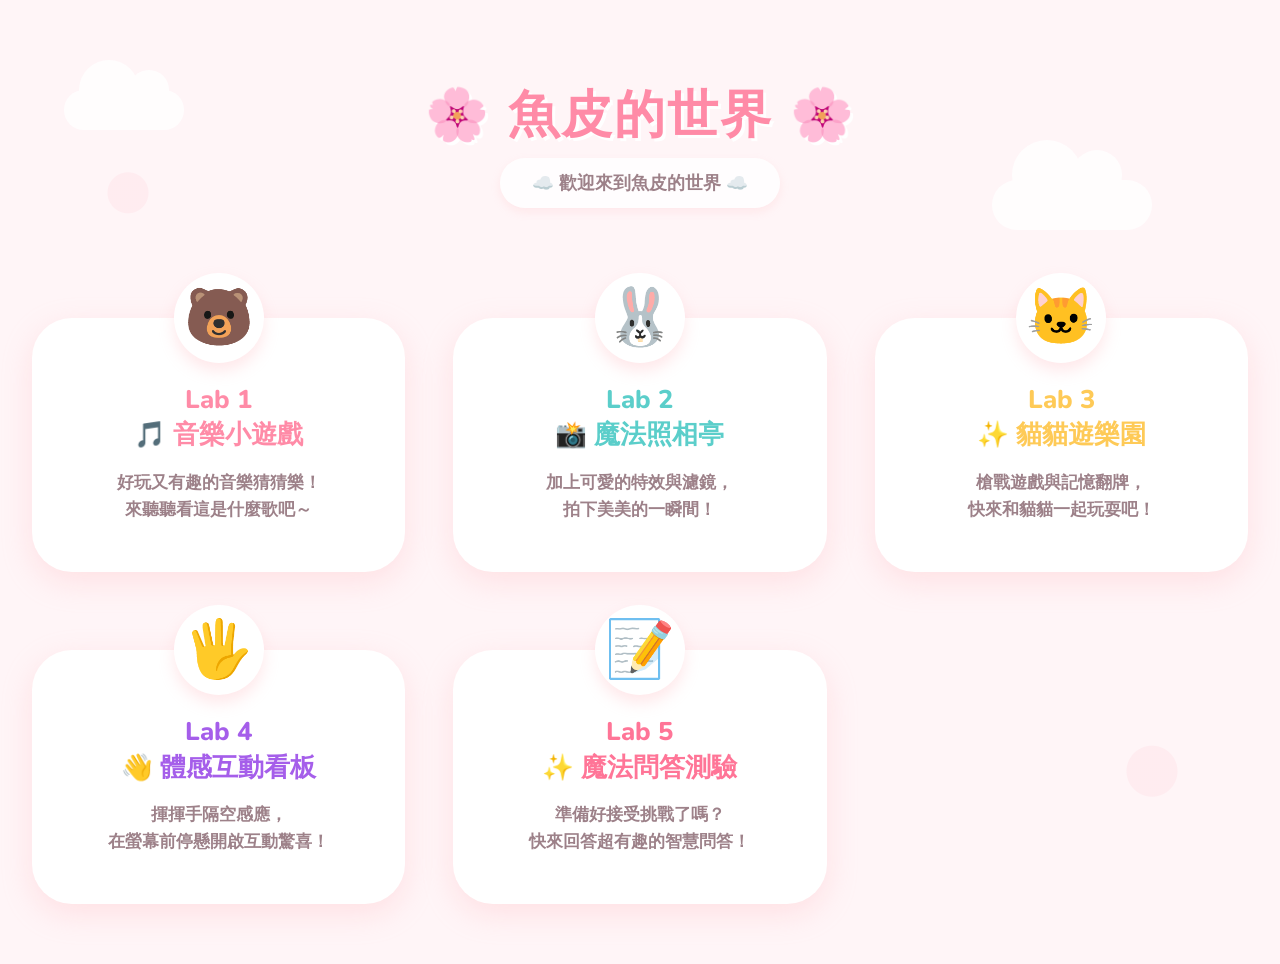
<file: index.html>
<!DOCTYPE html>
<html lang="zh-TW">

<head>
    <meta charset="UTF-8">
    <meta name="viewport" content="width=device-width, initial-scale=1.0">
    <title>我的可愛作品集</title>
    <link rel="stylesheet" href="style.css">
    <link rel="stylesheet" href="effects.css">
</head>

<body class="home">
    <div class="decor-cloud c1"></div>
    <div class="decor-cloud c2"></div>

    <h1 class="main-title">🌸 魚皮的世界 🌸</h1>
    <div class="subtitle">☁️ 歡迎來到魚皮的世界 ☁️</div>

    <div class="grid">
        <a href="./lab1/index.html" class="card card-1">
            <div class="card-icon">🐻</div>
            <h2>Lab 1<br>🎵 音樂小遊戲</h2>
            <p>好玩又有趣的音樂猜猜樂！<br>來聽聽看這是什麼歌吧～</p>
        </a>
        <a href="./lab2/index.html" class="card card-2">
            <div class="card-icon">🐰</div>
            <h2>Lab 2<br>📸 魔法照相亭</h2>
            <p>加上可愛的特效與濾鏡，<br>拍下美美的一瞬間！</p>
        </a>
        <a href="./lab3/index.html" class="card card-3">
            <div class="card-icon">🐱</div>
            <h2>Lab 3<br>✨ 貓貓遊樂園</h2>
            <p>槍戰遊戲與記憶翻牌，<br>快來和貓貓一起玩耍吧！</p>
        </a>
        <a href="./lab4/index.html" class="card card-4">
            <div class="card-icon">🖐️</div>
            <h2>Lab 4<br>👋 體感互動看板</h2>
            <p>揮揮手隔空感應，<br>在螢幕前停懸開啟互動驚喜！</p>
        </a>
        <a href="./lab5/index.html" class="card card-5">
            <div class="card-icon">📝</div>
            <h2>Lab 5<br>✨ 魔法問答測驗</h2>
            <p>準備好接受挑戰了嗎？<br>快來回答超有趣的智慧問答！</p>
            
        </a>
    </div>
    <script src="effects.js"> </script>
</body>

</html>
</file>
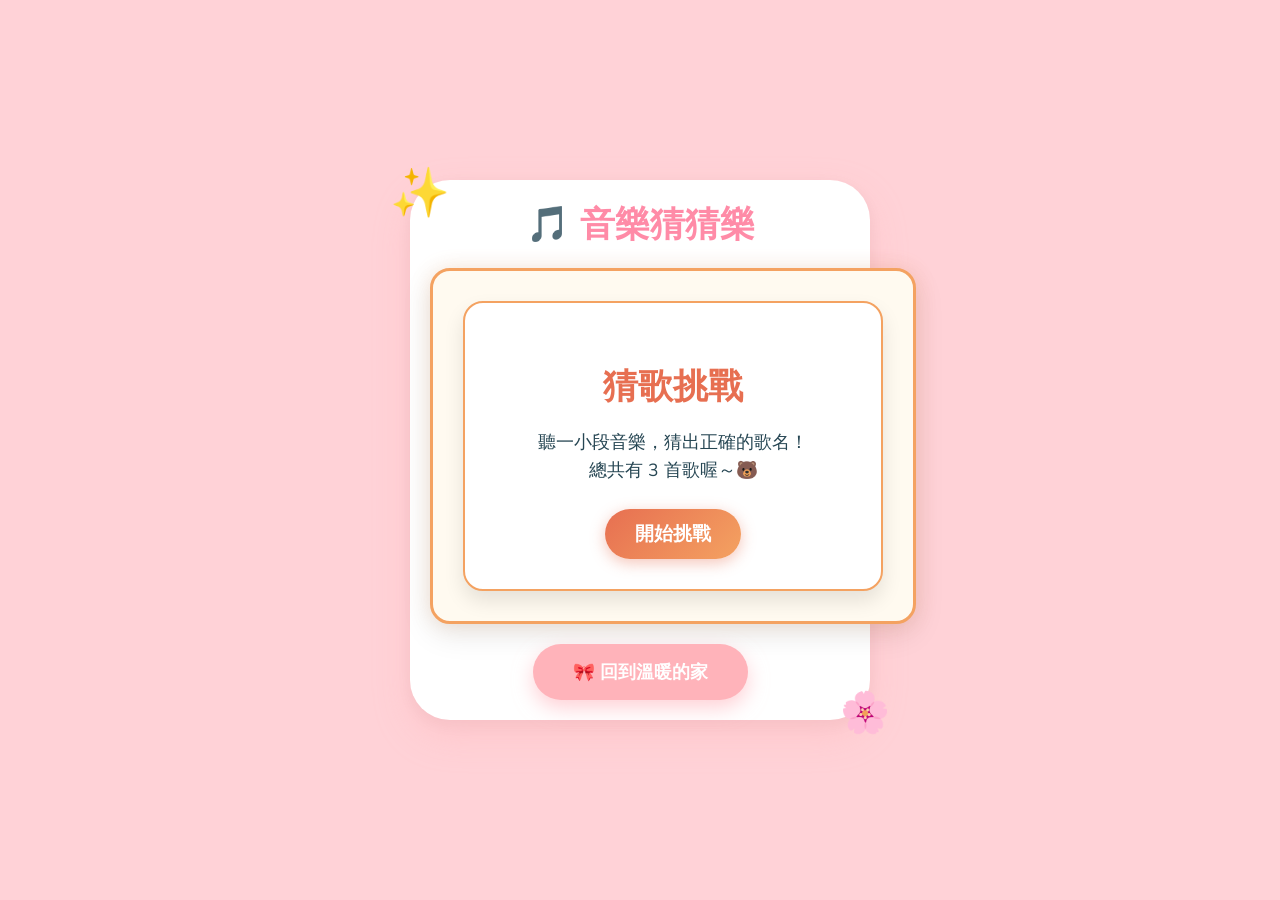
<file: lab1/index.html>
<!DOCTYPE html>
<html lang="zh-TW">
<head>
    <meta charset="UTF-8">
    <meta name="viewport" content="width=device-width, initial-scale=1.0">
    <title>Lab 1 - 音樂猜猜樂</title>
    <link rel="stylesheet" href="../style.css">
    <link rel="stylesheet" href="../effects.css">
    <link rel="stylesheet" href="game.css">
</head>
<body class="lab stage-1">
    <div class="window" style="max-width: 800px; padding: 20px;">
        <h1 class="lab-title">🎵 音樂猜猜樂</h1>
        
        <div id="game-container">
            <!-- 開始畫面 -->
            <div id="start-screen" class="screen">
                <h2 class="game-title">猜歌挑戰</h2>
                <p class="game-desc">聽一小段音樂，猜出正確的歌名！<br>總共有 3 首歌喔～🐻</p>
                <button id="start-btn" class="play-btn" style="margin: 0 auto;">開始挑戰</button>
            </div>

            <!-- 遊戲畫面 -->
            <div id="game-screen" class="screen hidden">
                <div class="progress" id="progress-text">第 1 / 3 題</div>
                
                <div id="music-player-ui">
                    <div class="record" id="record"></div>
                    <button id="play-btn" class="play-btn">
                        <span id="play-icon">▶ 播放音樂</span>
                    </button>
                </div>
                
                <div id="status-text" class="status-text">聽聽看，這是哪首歌？</div>
                
                <div id="options-container">
                    <!-- 選項按鈕會由 JS 動態生成 -->
                </div>
            </div>

            <!-- 結束畫面 -->
            <div id="end-screen" class="screen hidden">
                <h2 class="game-title" style="color: #2a9d8f;">挑戰結束！</h2>
                <p id="final-score" class="game-title" style="font-size: 1.8rem; margin: 20px 0;">你的總分是：0 分！</p>
                <p id="evaluation" class="game-desc" style="font-weight: bold;"></p>
                <button id="restart-btn" class="play-btn" style="margin: 0 auto;">再玩一次</button>
            </div>
        </div>

        <div style="text-align: center; margin-top: 20px;">
            <a href="../index.html" class="btn">🎀 回到溫暖的家</a>
        </div>
    </div>
    <script src="../effects.js"></script>
    <script src="game.js"></script>
</body>
</html>
</file>
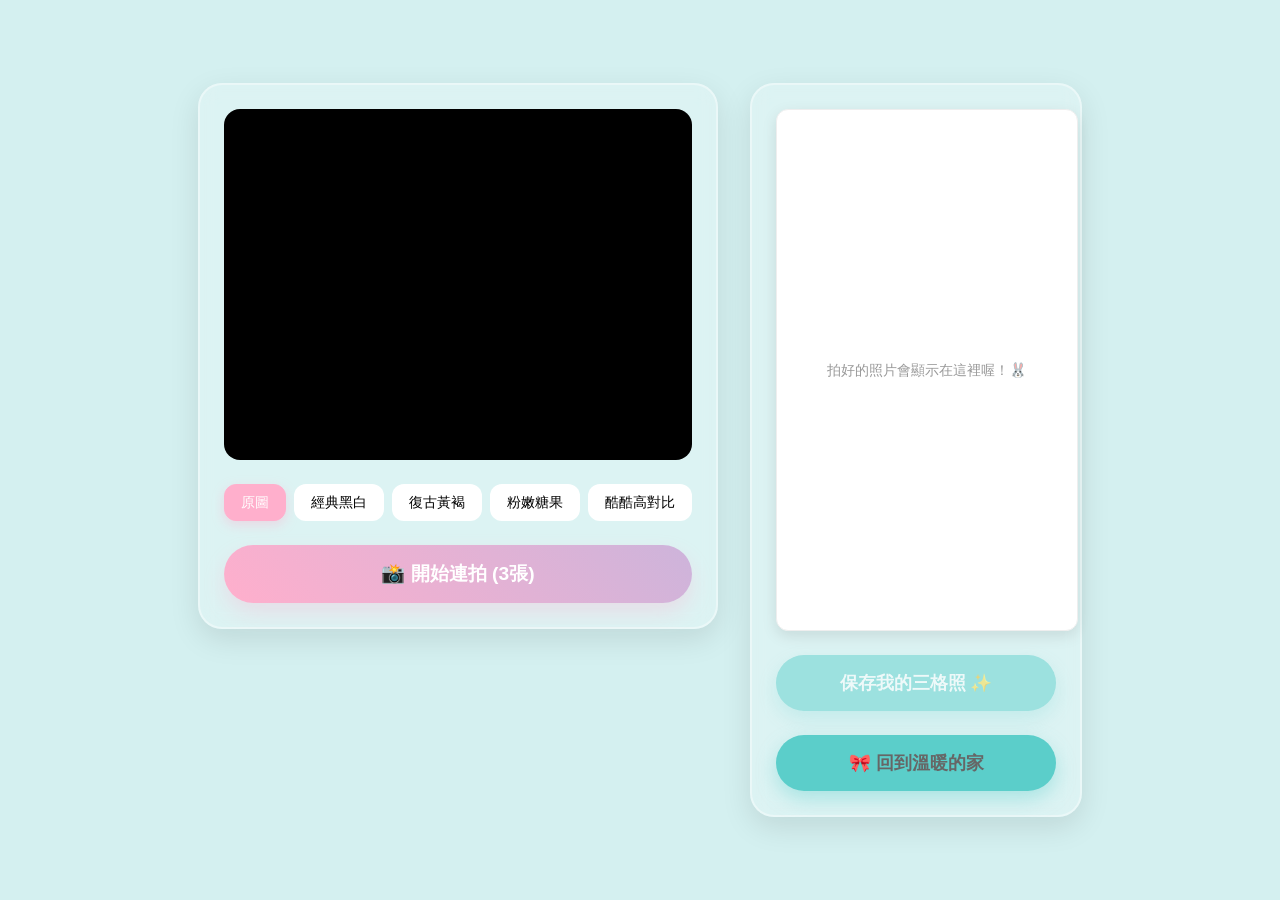
<file: lab2/index.html>
<!DOCTYPE html>
<html lang="zh-TW">
<head>
    <meta charset="UTF-8">
    <meta name="viewport" content="width=device-width, initial-scale=1.0">
    <title>📸 魔法照相亭 - 魚皮的世界</title>
    <link rel="stylesheet" href="../style.css">
    <link rel="stylesheet" href="style.css">
</head>
<body class="lab stage-2">
    <div class="booth-container">
        <div class="camera-section">
            <div class="video-wrapper">
                <video id="webcam" autoplay playsinline></video>
                <div id="countdown" class="countdown-overlay"></div>
                <div id="flash" class="flash-overlay"></div>
            </div>
            
            <div class="controls">
                <div class="filter-group">
                    <button class="filter-btn active" data-filter="none">原圖</button>
                    <button class="filter-btn" data-filter="grayscale(100%)">經典黑白</button>
                    <button class="filter-btn" data-filter="sepia(80%)">復古黃褐</button>
                    <button class="filter-btn" data-filter="brightness(1.2) contrast(1.1) saturate(1.2)">粉嫩糖果</button>
                    <button class="filter-btn" data-filter="contrast(1.5) brightness(0.9)">酷酷高對比</button>
                </div>
                
                <button id="snap-btn" class="snap-btn">
                    <span class="icon">📸</span> 開始連拍 (3張)
                </button>
            </div>
        </div>

        <div class="result-section">
            <div id="result-preview" class="result-preview">
                <div class="placeholder-msg">拍好的照片會顯示在這裡喔！🐰</div>
            </div>
            <button id="download-btn" class="btn download-btn" disabled>保存我的三格照 ✨</button>
            <a href="../index.html" class="btn back-btn">🎀 回到溫暖的家</a>
        </div>
    </div>

    <canvas id="photo-canvas" style="display:none;"></canvas>
    <script src="main.js"></script>
</body>
</html>
</file>
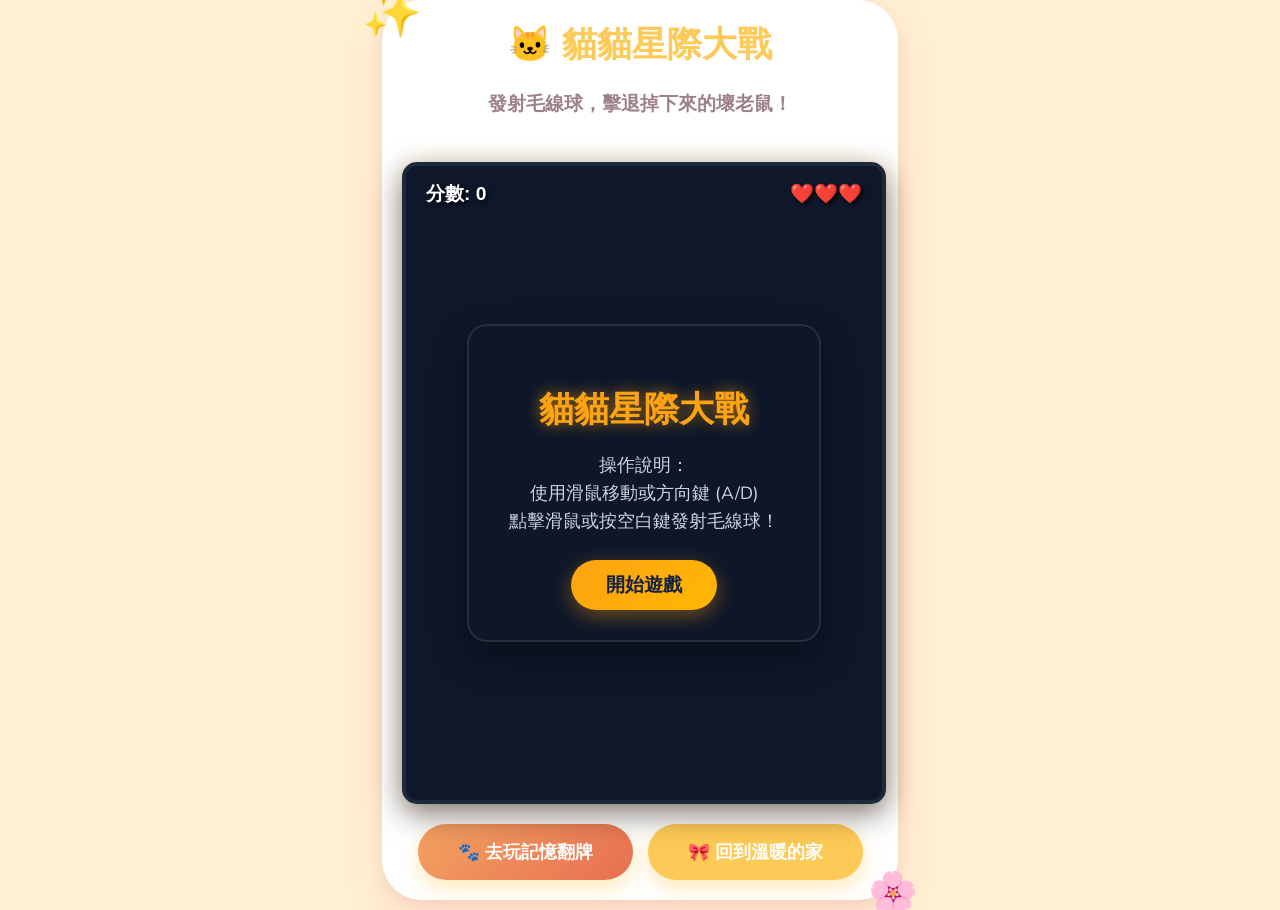
<file: lab3/index.html>
<!DOCTYPE html>
<html lang="zh-TW">
<head>
    <meta charset="UTF-8">
    <meta name="viewport" content="width=device-width, initial-scale=1.0">
    <title>Lab 3 - 貓貓星際大戰</title>
    <link rel="stylesheet" href="../style.css">
    <link rel="stylesheet" href="../effects.css">
    <link rel="stylesheet" href="game.css">
</head>
<body class="lab stage-3">
    <div class="window" style="max-width: 1000px; padding: 20px;">
        <h1 class="lab-title">🐱 貓貓星際大戰</h1>
        <p class="lab-desc">發射毛線球，擊退掉下來的壞老鼠！</p>
        
        <div id="game-container">
            <canvas id="gameCanvas"></canvas>
            <div id="game-ui">
                <div id="score-board">分數: <span id="score">0</span></div>
                <div id="lives-board"><span id="lives">❤️❤️❤️</span></div>
                
                <div id="start-screen" class="screen">
                    <h2 class="game-title">貓貓星際大戰</h2>
                    <p class="game-desc">操作說明：<br>使用滑鼠移動或方向鍵 (A/D)<br>點擊滑鼠或按空白鍵發射毛線球！</p>
                    <button id="start-btn" class="play-btn">開始遊戲</button>
                </div>

                <div id="game-over-screen" class="screen hidden">
                    <h2 class="game-title" style="color: #ef233c; text-shadow: 0 0 15px rgba(239, 35, 60, 0.6);">遊戲結束</h2>
                    <p id="final-score">最終分數: 0</p>
                    <button id="restart-btn" class="play-btn">再玩一次</button>
                </div>
            </div>
        </div>

        <div style="text-align: center; margin-top: 20px; display: flex; justify-content: center; gap: 15px;">
            <a href="game2.html" class="btn" style="background: linear-gradient(135deg, #f4a261, #e76f51);">🐾 去玩記憶翻牌</a>
            <a href="../index.html" class="btn">🎀 回到溫暖的家</a>
        </div>
    </div>
    <script src="../effects.js"></script>
    <script src="game.js"></script>
</body>
</html>
</file>
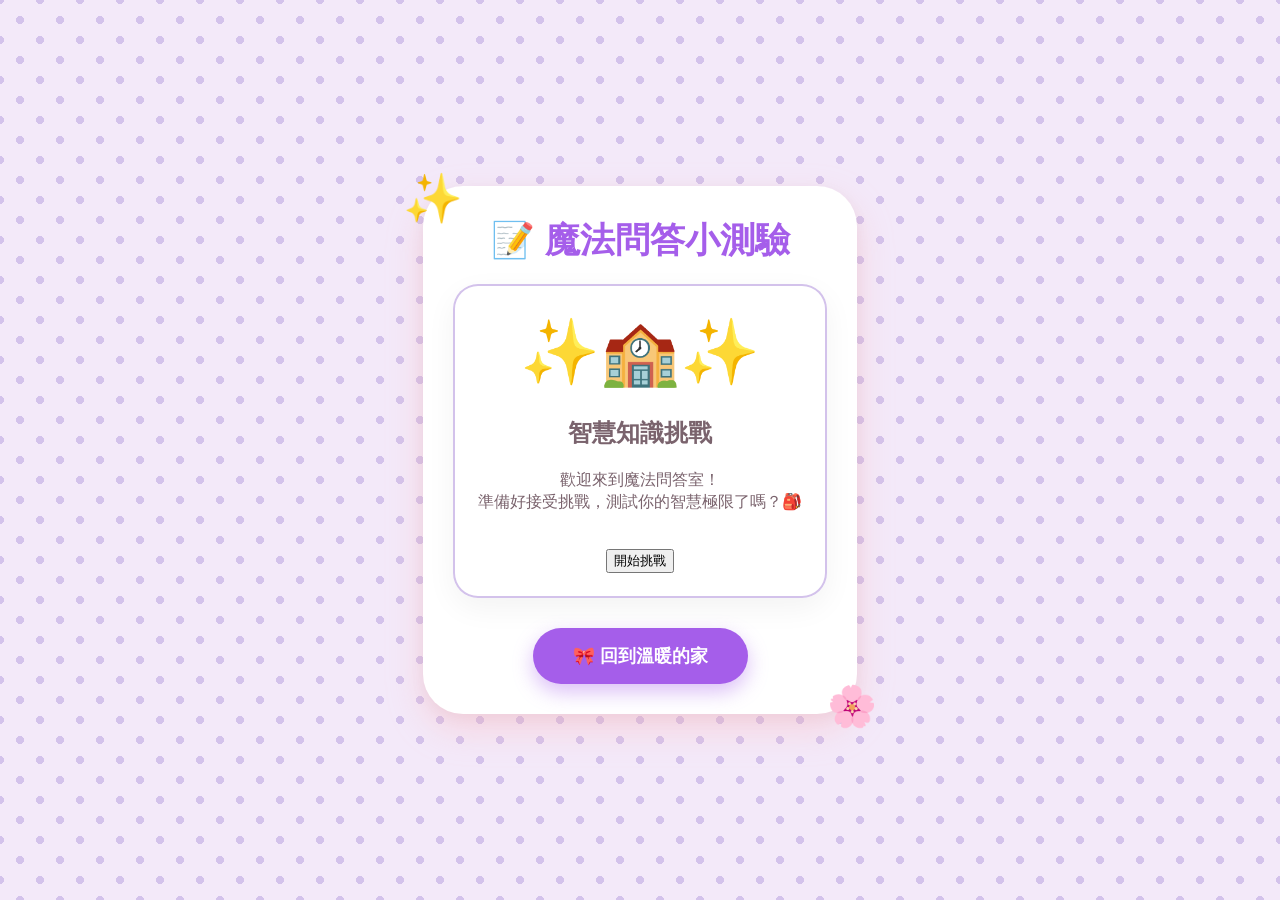
<file: lab5/index.html>
<!DOCTYPE html>
<html lang="zh-TW">

<head>
    <meta charset="UTF-8">
    <meta name="viewport" content="width=device-width, initial-scale=1.0">
    <title>Lab 5 - 魔法問答小測驗</title>
    <link rel="stylesheet" href="../style.css">
    <link rel="stylesheet" href="../effects.css">
    <link rel="stylesheet" href="game.css">
</head>

<body class="lab stage-5">
    <div class="window" style="max-width: 700px; padding: 30px;">
        <h1 class="lab-title">📝 魔法問答小測驗</h1>

        <div id="quiz-container">
            <!-- 進度條 -->
            <div class="progress-container hidden" id="quiz-progress-bar">
                <div class="progress-bar-fill" id="progress-fill"></div>
            </div>

            <!-- 開始測驗畫面 -->
            <div id="start-screen" class="screen">
                <div class="quiz-icon">✨🏫✨</div>
                <h2 class="game-title">智慧知識挑戰</h2>
                <p class="game-desc">歡迎來到魔法問答室！<br>準備好接受挑戰，測試你的智慧極限了嗎？🎒</p>
                <button id="start-btn" class="play-btn" style="margin: 20px auto 0;">開始挑戰</button>
            </div>

            <!-- 測驗進行畫面 -->
            <div id="quiz-screen" class="screen hidden">
                <div class="quiz-header">
                    <span class="quiz-progress-text" id="progress-text">第 1 / 3 題</span>
                    <span class="quiz-score-text" id="score-text">得分: 0</span>
                </div>

                <!-- 問題題目 -->
                <div class="question-box">
                    <h3 id="question-text">題目載入中...</h3>
                </div>

                <!-- 選項列表 -->
                <div id="options-container" class="options-list">
                    <!-- 選項按鈕會由 JS 動態生成 -->
                </div>
            </div>

            <!-- 測驗結果畫面 -->
            <div id="result-screen" class="screen hidden">
                <div class="quiz-icon" id="result-icon">🏆</div>
                <h2 class="game-title" style="color: #a55eea;">挑戰結束！</h2>
                <div class="result-score-box">
                    <span class="result-label">最終得分</span>
                    <span id="final-score" class="result-score">0</span>
                </div>
                <p id="evaluation" class="game-desc" style="font-weight: bold; margin-top: 15px;">評語載入中...</p>
                <button id="restart-btn" class="play-btn" style="margin: 25px auto 0;">再試一次</button>
            </div>
        </div>

        <div style="text-align: center; margin-top: 30px;">
            <a href="../index.html" class="btn"
                style="background: #a55eea; box-shadow: 0 8px 20px rgba(165, 94, 234, 0.4);">🎀 回到溫暖的家</a>
        </div>
    </div>
    <script src="../effects.js"></script>
    <script src="game.js"></script>
</body>

</html>
</file>
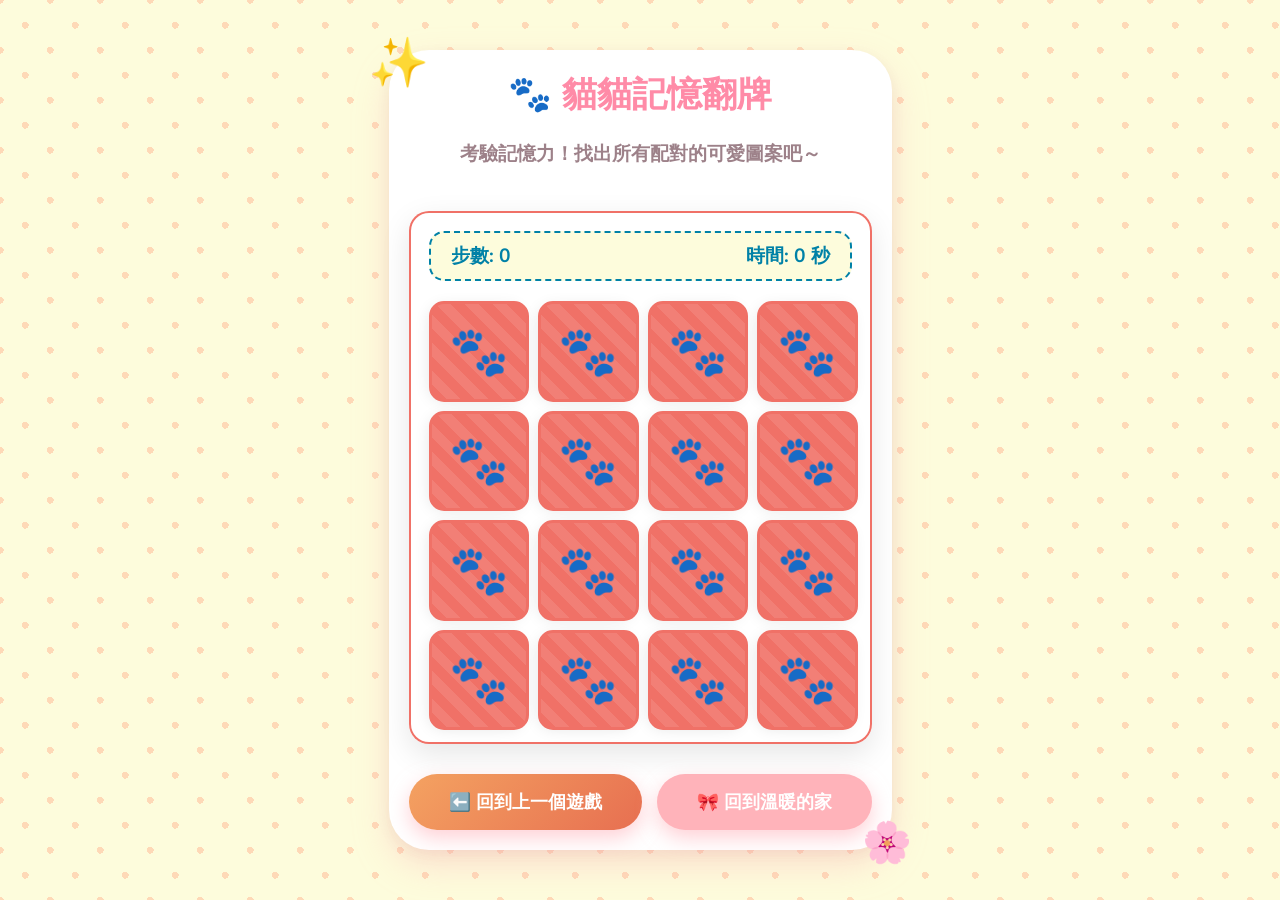
<file: lab3/game2.html>
<!DOCTYPE html>
<html lang="zh-TW">
<head>
    <meta charset="UTF-8">
    <meta name="viewport" content="width=device-width, initial-scale=1.0">
    <title>Lab 3 - 貓貓記憶翻牌</title>
    <link rel="stylesheet" href="../style.css">
    <link rel="stylesheet" href="../effects.css">
    <link rel="stylesheet" href="game2.css">
</head>
<body class="lab stage-3-2">
    <div class="window" style="max-width: 800px; padding: 20px;">
        <h1 class="lab-title">🐾 貓貓記憶翻牌</h1>
        <p class="lab-desc">考驗記憶力！找出所有配對的可愛圖案吧～</p>
        
        <div id="game-ui">
            <div class="stats">
                <div class="stat-box">步數: <span id="moves">0</span></div>
                <div class="stat-box">時間: <span id="time">0</span> 秒</div>
            </div>
            
            <div id="game-board" class="memory-board">
                <!-- 卡片將由 JS 動態生成 -->
            </div>

            <div id="win-screen" class="screen hidden">
                <h2 class="game-title" style="color: #2a9d8f; text-shadow: 0 0 15px rgba(42, 157, 143, 0.6);">恭喜過關！🎉</h2>
                <p id="final-stats">總共花費了 0 步，用了 0 秒！</p>
                <button id="restart-btn" class="play-btn" style="background: linear-gradient(135deg, #2a9d8f, #264653);">再玩一次</button>
            </div>
        </div>

        <div style="text-align: center; margin-top: 30px; display: flex; justify-content: center; gap: 15px;">
            <a href="index.html" class="btn" style="background: linear-gradient(135deg, #f4a261, #e76f51);">⬅️ 回到上一個遊戲</a>
            <a href="../index.html" class="btn">🎀 回到溫暖的家</a>
        </div>
    </div>
    <script src="../effects.js"></script>
    <script src="game2.js"></script>
</body>
</html>
</file>
<file: style.css>
@import url('https://fonts.googleapis.com/css2?family=Nunito:wght@600;700;800;900&display=swap');

:root {
    --bg-color: #FFF5F7; /* 淺粉色背景 Baby pink */
    --text-color: #7A636D; /* 柔和深藕色 Soft dark mauve */
    --card-bg: #FFFFFF;
    
    --color-1: #FFD2D7; /* 軟軟西瓜粉 Pink */
    --color-2: #D4F0F0; /* 軟軟薄荷藍 Mint */
    --color-3: #FFF0D1; /* 軟軟奶油黃 Cream */
}

body {
    font-family: 'Nunito', '微軟正黑體', sans-serif;
    color: var(--text-color);
    margin: 0;
    display: flex;
    flex-direction: column;
    align-items: center;
    overflow-x: hidden;
}

/* Home */
body.home {
    background-color: var(--bg-color);
    padding: 2rem;
    min-height: 100vh;
    /* 點綴背景的夢幻光點 */
    background-image: 
        radial-gradient(circle at 10% 20%, rgba(255, 230, 235, 0.6) 20px, transparent 21px),
        radial-gradient(circle at 80% 40%, rgba(255, 230, 235, 0.6) 30px, transparent 31px),
        radial-gradient(circle at 30% 70%, rgba(255, 230, 235, 0.6) 15px, transparent 16px),
        radial-gradient(circle at 90% 80%, rgba(255, 230, 235, 0.6) 25px, transparent 26px);
}

/* Labs */
body.lab {
    background-color: var(--bg-color);
    justify-content: center;
    height: 100vh;
    text-align: center;
    padding: 2rem;
    box-sizing: border-box;
}

body.stage-1 { background-color: var(--color-1); }
body.stage-2 { background-color: var(--color-2); }
body.stage-3 { background-color: var(--color-3); }

/* Decorative Clouds entirely in CSS */
.decor-cloud {
    position: absolute;
    background: #FFF;
    border-radius: 50px;
    opacity: 0.8;
    z-index: -1;
    animation: drift 30s linear infinite alternate;
}
.decor-cloud::before, .decor-cloud::after {
    content: '';
    position: absolute;
    background: #FFF;
    border-radius: 50%;
}
.c1 { width: 120px; height: 40px; top: 10%; left: 5%; }
.c1::before { width: 60px; height: 60px; top: -30px; left: 15px; }
.c1::after { width: 40px; height: 40px; top: -20px; left: 65px; }

.c2 { width: 160px; height: 50px; top: 20%; right: 10%; animation-delay: -10s; }
.c2::before { width: 70px; height: 70px; top: -40px; left: 20px; }
.c2::after { width: 50px; height: 50px; top: -30px; left: 80px; }

@keyframes drift {
    0% { transform: translateX(0); }
    100% { transform: translateX(50px); }
}

/* Dialog window (Lab 頁面彈出對話框) */
.window {
    background: #FFFFFF;
    border-radius: 40px;
    padding: 4rem 3rem;
    box-shadow: 0 15px 35px rgba(255, 179, 186, 0.4), 0 5px 15px rgba(0,0,0,0.05);
    animation: floatUp 0.8s cubic-bezier(0.34, 1.56, 0.64, 1) forwards;
    max-width: 500px;
    margin: 0 auto;
    position: relative;
    border: none;
}

.window::before {
    content: '✨';
    position: absolute;
    top: -20px;
    left: -20px;
    font-size: 3rem;
    animation: twinkle 2s infinite ease-in-out;
}
.window::after {
    content: '🌸';
    position: absolute;
    bottom: -20px;
    right: -20px;
    font-size: 2.5rem;
    animation: twinkle 2s infinite ease-in-out 1s;
}

@keyframes floatUp {
    from { transform: translateY(40px); opacity: 0; }
    to { transform: translateY(0); opacity: 1; }
}
@keyframes twinkle {
    0%, 100% { transform: scale(1) rotate(0deg); opacity: 0.8; }
    50% { transform: scale(1.2) rotate(10deg); opacity: 1; }
}

/* 標題與副標題 */
h1.main-title {
    font-size: 3.2rem;
    text-align: center;
    margin-bottom: 0.5rem;
    margin-top: 3rem;
    color: #FF8BA7;
    text-shadow: 3px 3px 0px #FFFFFF;
    letter-spacing: 2px;
    font-weight: 900;
    animation: gentleBob 3s ease-in-out infinite;
}

@keyframes gentleBob {
    0%, 100% { transform: translateY(0); }
    50% { transform: translateY(-8px); }
}

.subtitle {
    margin-bottom: 5rem; /* 給圓形 icon 懸浮空間 */
    color: #9D8189;
    font-size: 1.1rem;
    text-align: center;
    background: rgba(255, 255, 255, 0.8);
    padding: 0.8rem 2rem;
    border-radius: 30px;
    font-weight: 700;
    box-shadow: 0 4px 10px rgba(255, 179, 186, 0.2);
}

/* 網格與卡片 */
.grid {
    display: grid;
    grid-template-columns: repeat(auto-fit, minmax(280px, 1fr));
    gap: 3rem;
    width: 100%;
    max-width: 1300px;
}

.card {
    background: var(--card-bg);
    border-radius: 40px;
    padding: 3rem 2rem;
    text-decoration: none;
    color: var(--text-color);
    position: relative;
    transition: all 0.4s cubic-bezier(0.34, 1.56, 0.64, 1);
    box-shadow: 0 10px 30px rgba(255, 179, 186, 0.3);
    text-align: center;
    margin-top: 30px; /* 給卡片上方的 icon 留出空間 */
    border: none;
}

.card:hover {
    transform: translateY(-15px);
    box-shadow: 0 20px 40px rgba(255, 179, 186, 0.5);
}

.card-icon {
    font-size: 3.5rem;
    position: absolute;
    top: -45px;
    left: 50%;
    transform: translateX(-50%);
    background: #FFF;
    border-radius: 50%;
    width: 90px;
    height: 90px;
    display: flex;
    align-items: center;
    justify-content: center;
    box-shadow: 0 8px 15px rgba(255, 179, 186, 0.3);
    transition: all 0.3s cubic-bezier(0.34, 1.56, 0.64, 1);
}

.card:hover .card-icon {
    transform: translateX(-50%) scale(1.15) rotate(5deg);
}

.card h2 {
    font-size: 1.6rem;
    color: #FF8BA7;
    margin-top: 1rem;
    margin-bottom: 1rem;
    line-height: 1.4;
    font-weight: 800;
}

.card-2 h2 { color: #5BCECA; }
.card-3 h2 { color: #FECA57; }
.card-4 h2 { color: #A55EEA; } /* 軟軟紫羅蘭色 */
.card-5 h2 { color: #FF7597; } /* 軟軟草莓粉紅 */

.card p {
    font-size: 1.05rem;
    line-height: 1.6;
    color: #9D8189;
    font-weight: 600;
    margin-bottom: 0;
}

/* Lab 子頁面具體元素 */
.lab-title {
    font-size: 2.2rem;
    margin-top: 0;
    margin-bottom: 1rem;
    color: #FF8BA7;
    font-weight: 800;
}
.stage-2 .lab-title { color: #5BCECA; }
.stage-3 .lab-title { color: #FECA57; }

.lab-desc {
    font-size: 1.2rem;
    margin-bottom: 2.5rem;
    line-height: 1.8;
    color: #9D8189;
    font-weight: 600;
}

.btn { 
    display: inline-block; 
    color: #FFFFFF; 
    background: #FFB3BA;
    border-radius: 999px;
    padding: 1rem 2.5rem;
    text-decoration: none; 
    font-size: 1.1rem;
    font-weight: 800;
    box-shadow: 0 8px 20px rgba(255, 179, 186, 0.6);
    transition: all 0.3s cubic-bezier(0.34, 1.56, 0.64, 1);
    border: none;
}

.btn:hover { 
    transform: translateY(-5px) scale(1.05);
    box-shadow: 0 12px 25px rgba(255, 179, 186, 0.8);
}

/* 個別關卡的返回按鈕色系 */
.stage-2 .btn { background: #5BCECA; box-shadow: 0 8px 20px rgba(91, 206, 202, 0.4); }
.stage-2 .btn:hover { box-shadow: 0 12px 25px rgba(91, 206, 202, 0.6); }

.stage-3 .btn { background: #FECA57; box-shadow: 0 8px 20px rgba(254, 202, 87, 0.4); }
.stage-3 .btn:hover { box-shadow: 0 12px 25px rgba(254, 202, 87, 0.6); }

.stage-5 .btn { background: #A55EEA; box-shadow: 0 8px 20px rgba(165, 94, 234, 0.4); }
.stage-5 .btn:hover { box-shadow: 0 12px 25px rgba(165, 94, 234, 0.6); }
</file>
<file: effects.css>
/* --- 特效相關 CSS --- */
.sparkle, .burst {
    position: fixed;
    pointer-events: none;
    z-index: 9999;
}

.sparkle {
    font-size: 1.2rem;
    animation: sparkleAnim 1s cubic-bezier(0.25, 0.46, 0.45, 0.94) forwards;
}

@keyframes sparkleAnim {
    0% { transform: translate(0, 0) scale(0.5) rotate(0deg); opacity: 1; }
    50% { transform: translate(calc(var(--move-x) / 2), calc(var(--move-y) / 2)) scale(1.2) rotate(90deg); opacity: 1; }
    100% { transform: translate(var(--move-x), var(--move-y)) scale(0) rotate(180deg); opacity: 0; }
}

.burst {
    font-size: 1.5rem;
    animation: burstAnim 0.8s cubic-bezier(0.175, 0.885, 0.32, 1.275) forwards;
}

@keyframes burstAnim {
    0% { transform: translate(0, 0) scale(0.5) rotate(0deg); opacity: 1; }
    100% { transform: translate(var(--move-x), var(--move-y)) scale(1.5) rotate(180deg); opacity: 0; }
}

/* 背景泡泡 */
.bg-bubble {
    position: fixed;
    bottom: -150px;
    border-radius: 50%;
    z-index: -1;
    animation: riseUp 12s linear forwards;
    filter: drop-shadow(0 0 10px rgba(255,255,255,0.8));
    pointer-events: none;
}

@keyframes riseUp {
    0% { transform: translateY(0) scale(0.8) translateX(0); opacity: 0; }
    10% { opacity: 0.8; }
    50% { transform: translateY(-50vh) scale(1) translateX(30px); opacity: 0.8; }
    90% { opacity: 0.8; }
    100% { transform: translateY(-120vh) scale(1.2) translateX(-30px); opacity: 0; }
}
</file>
<file: lab1/game.css>
/* lab1/game.css */
#game-container {
    width: 100%;
    max-width: 600px;
    margin: 20px auto;
    background-color: #fffaf0; /* 溫暖的象牙白 */
    border-radius: 20px;
    padding: 30px;
    box-shadow: 0 10px 30px rgba(0, 0, 0, 0.1), 0 0 20px rgba(244, 162, 97, 0.2);
    text-align: center;
    border: 3px solid #f4a261;
}

#music-player-ui {
    margin-bottom: 30px;
    display: flex;
    flex-direction: column;
    align-items: center;
}

.record {
    width: 150px;
    height: 150px;
    border-radius: 50%;
    background: radial-gradient(circle, #333 30%, #111 70%);
    border: 5px solid #2a9d8f;
    box-shadow: 0 5px 15px rgba(0,0,0,0.3);
    margin-bottom: 20px;
    position: relative;
    display: flex;
    justify-content: center;
    align-items: center;
    transition: transform 0.3s ease;
}

.record::before {
    content: '';
    position: absolute;
    width: 40px;
    height: 40px;
    background-color: #e9c46a;
    border-radius: 50%;
    border: 2px solid #fff;
}

.record.playing {
    animation: spin 3s linear infinite;
}

@keyframes spin {
    from { transform: rotate(0deg); }
    to { transform: rotate(360deg); }
}

.play-btn {
    background: linear-gradient(135deg, #e76f51, #f4a261);
    color: white;
    border: none;
    padding: 12px 30px;
    font-size: 1.2rem;
    font-weight: bold;
    border-radius: 30px;
    cursor: pointer;
    transition: all 0.2s;
    box-shadow: 0 4px 15px rgba(231, 111, 81, 0.4);
    display: flex;
    align-items: center;
    gap: 10px;
}

.play-btn:hover {
    transform: translateY(-2px) scale(1.05);
    box-shadow: 0 6px 20px rgba(231, 111, 81, 0.6);
}

#options-container {
    display: grid;
    grid-template-columns: 1fr 1fr;
    gap: 15px;
    margin-bottom: 20px;
}

.option-btn {
    background: rgba(38, 70, 83, 0.05);
    color: #264653;
    border: 2px solid #2a9d8f;
    padding: 12px 15px; /* Reduced padding for grid */
    font-size: 1.05rem;
    font-weight: bold;
    border-radius: 50px; /* Pill shape like modern music players */
    cursor: pointer;
    transition: all 0.3s cubic-bezier(0.25, 0.8, 0.25, 1);
    text-align: left;
    display: flex;
    align-items: center;
    justify-content: center; /* Center the content within the grid item */
    position: relative;
    overflow: hidden;
}

.option-btn:hover {
    background: #2a9d8f;
    color: white;
    transform: scale(1.05); /* Slight pop instead of slide for grid */
    box-shadow: 0 5px 15px rgba(42, 157, 143, 0.3);
}

.music-icon {
    margin-right: 10px;
    font-size: 1.2rem;
    filter: hue-rotate(180deg);
}

.option-btn.correct {
    background: #2a9d8f !important;
    border-color: #2a9d8f !important;
    color: white !important;
    animation: pop 0.3s ease-out;
}

.option-btn.wrong {
    background: #e76f51 !important;
    border-color: #e76f51 !important;
    color: white !important;
    animation: shake 0.4s;
}

@keyframes pop {
    0% { transform: scale(1); }
    50% { transform: scale(1.1); }
    100% { transform: scale(1); }
}

@keyframes shake {
    0% { transform: translateX(0); }
    25% { transform: translateX(-5px); }
    50% { transform: translateX(5px); }
    75% { transform: translateX(-5px); }
    100% { transform: translateX(0); }
}

.status-text {
    font-size: 1.2rem;
    font-weight: bold;
    color: #2a9d8f;
    min-height: 30px;
    margin-bottom: 10px;
}

.screen {
    background: #fff;
    padding: 30px 40px;
    border-radius: 20px;
    text-align: center;
    border: 2px solid #f4a261;
    color: #264653;
    box-shadow: 0 10px 20px rgba(0,0,0,0.1);
    animation: fadeIn 0.3s ease-out;
}

@keyframes fadeIn {
    from { opacity: 0; transform: translateY(-10px); }
    to { opacity: 1; transform: translateY(0); }
}

.hidden {
    display: none !important;
}

.game-title {
    font-size: 2.2rem;
    color: #e76f51;
    margin-bottom: 10px;
    font-weight: 800;
}

.game-desc {
    font-size: 1.1rem;
    margin-bottom: 25px;
    color: #264653;
    line-height: 1.6;
}

.progress {
    font-size: 1rem;
    color: #e9c46a;
    font-weight: bold;
    margin-bottom: 20px;
    background: #264653;
    padding: 5px 15px;
    border-radius: 20px;
    display: inline-block;
}
</file>
<file: lab2/style.css>
:root {
    --primary-pink: #ffafcc;
    --secondary-pink: #ffc8dd;
    --accent-blue: #a2d2ff;
    --accent-purple: #cdb4db;
    --glass-bg: rgba(255, 255, 255, 0.2);
    --glass-border: rgba(255, 255, 255, 0.4);
}

.booth-container {
    display: flex;
    flex-wrap: wrap;
    gap: 2rem;
    padding: 2rem;
    max-width: 1200px;
    margin: 0 auto;
    justify-content: center;
    align-items: flex-start;
}

/* Camera Section */
.camera-section {
    flex: 1;
    min-width: 320px;
    background: var(--glass-bg);
    backdrop-filter: blur(10px);
    border: 2px solid var(--glass-border);
    border-radius: 24px;
    padding: 1.5rem;
    box-shadow: 0 10px 30px rgba(0, 0, 0, 0.1);
}

.video-wrapper {
    position: relative;
    width: 100%;
    aspect-ratio: 4 / 3;
    background: #000;
    border-radius: 16px;
    overflow: hidden;
    margin-bottom: 1.5rem;
}

#webcam {
    width: 100%;
    height: 100%;
    object-fit: cover;
    transform: scaleX(-1); /* Mirror effect */
}

.countdown-overlay {
    position: absolute;
    top: 0;
    left: 0;
    width: 100%;
    height: 100%;
    display: flex;
    justify-content: center;
    align-items: center;
    font-size: 8rem;
    font-weight: bold;
    color: white;
    text-shadow: 0 0 20px rgba(0, 0, 0, 0.5);
    pointer-events: none;
    z-index: 10;
}

.flash-overlay {
    position: absolute;
    top: 0;
    left: 0;
    width: 100%;
    height: 100%;
    background: white;
    opacity: 0;
    pointer-events: none;
    z-index: 20;
}

.flash-active {
    animation: flash-anim 0.5s ease-out;
}

@keyframes flash-anim {
    0% { opacity: 1; }
    100% { opacity: 0; }
}

/* Controls */
.controls {
    display: flex;
    flex-direction: column;
    gap: 1.5rem;
}

.filter-group {
    display: flex;
    flex-wrap: wrap;
    gap: 0.5rem;
    justify-content: center;
}

.filter-btn {
    padding: 0.5rem 1rem;
    border-radius: 12px;
    border: 1px solid var(--glass-border);
    background: white;
    cursor: pointer;
    transition: all 0.3s ease;
    font-size: 0.9rem;
}

.filter-btn:hover {
    background: var(--accent-blue);
    transform: translateY(-2px);
}

.filter-btn.active {
    background: var(--primary-pink);
    color: white;
    border-color: var(--primary-pink);
    box-shadow: 0 4px 12px rgba(255, 175, 204, 0.4);
}

.snap-btn {
    padding: 1rem 2rem;
    font-size: 1.2rem;
    font-weight: bold;
    border: none;
    border-radius: 50px;
    background: linear-gradient(45deg, var(--primary-pink), var(--accent-purple));
    color: white;
    cursor: pointer;
    box-shadow: 0 10px 20px rgba(255, 175, 204, 0.3);
    transition: all 0.3s cubic-bezier(0.175, 0.885, 0.32, 1.275);
}

.snap-btn:hover:not(:disabled) {
    transform: scale(1.05);
    box-shadow: 0 15px 25px rgba(255, 175, 204, 0.4);
}

.snap-btn:active:not(:disabled) {
    transform: scale(0.95);
}

.snap-btn:disabled {
    opacity: 0.6;
    cursor: not-allowed;
    filter: grayscale(1);
}

/* Result Section */
.result-section {
    width: 280px;
    display: flex;
    flex-direction: column;
    gap: 1.5rem;
    background: var(--glass-bg);
    backdrop-filter: blur(10px);
    border: 2px solid var(--glass-border);
    border-radius: 24px;
    padding: 1.5rem;
    box-shadow: 0 10px 30px rgba(0, 0, 0, 0.1);
}

.result-preview {
    width: 100%;
    min-height: 500px;
    background: white;
    border-radius: 12px;
    box-shadow: 0 5px 15px rgba(0, 0, 0, 0.1);
    display: flex;
    flex-direction: column;
    padding: 10px;
    gap: 10px;
    justify-content: center;
    align-items: center;
    border: 1px solid #eee;
}

.placeholder-msg {
    color: #999;
    text-align: center;
    font-size: 0.9rem;
}

.strip-img {
    width: 100%;
    border-radius: 4px;
}

.download-btn {
    background: var(--accent-blue);
    color: white;
}

.download-btn:disabled {
    opacity: 0.5;
    cursor: not-allowed;
}

.back-btn {
    text-align: center;
    text-decoration: none;
    background: #eee;
    color: #666;
}

/* Responsive */
@media (max-width: 768px) {
    .booth-container {
        padding: 1rem;
    }
    .result-section {
        width: 100%;
        max-width: 320px;
    }
}
</file>
<file: lab3/game.css>
/* lab3/game.css */
#game-container {
    position: relative;
    width: 100%;
    max-width: 800px;
    margin: 20px auto;
    background-color: #0f172a; /* 深邃夜空 */
    border-radius: 15px;
    overflow: hidden;
    box-shadow: 0 10px 30px rgba(0, 0, 0, 0.5), 0 0 20px rgba(252, 163, 17, 0.2);
    aspect-ratio: 3 / 4;
    border: 4px solid #1e293b;
}

#gameCanvas {
    display: block;
    width: 100%;
    height: 100%;
    cursor: crosshair;
}

#game-ui {
    position: absolute;
    top: 0;
    left: 0;
    width: 100%;
    height: 100%;
    pointer-events: none; /* 讓點擊穿透到 canvas */
    display: flex;
    flex-direction: column;
    justify-content: center;
    align-items: center;
}

#score-board {
    position: absolute;
    top: 15px;
    left: 20px;
    color: #fff;
    font-size: 1.2rem;
    font-weight: bold;
    text-shadow: 2px 2px 4px rgba(0,0,0,0.8);
    font-family: 'Segoe UI', Tahoma, Geneva, Verdana, sans-serif;
    z-index: 10;
}

#lives-board {
    position: absolute;
    top: 15px;
    right: 20px;
    color: #ff6b6b;
    font-size: 1.2rem;
    font-weight: bold;
    text-shadow: 2px 2px 4px rgba(0,0,0,0.8);
    z-index: 10;
}

.screen {
    background: rgba(15, 23, 42, 0.85);
    padding: 30px 40px;
    border-radius: 20px;
    text-align: center;
    pointer-events: auto; /* 允許點擊 UI 元素 */
    backdrop-filter: blur(8px);
    border: 2px solid rgba(255, 255, 255, 0.1);
    color: #fff;
    box-shadow: 0 15px 35px rgba(0,0,0,0.4);
    animation: fadeIn 0.3s ease-out;
}

@keyframes fadeIn {
    from { opacity: 0; transform: scale(0.95); }
    to { opacity: 1; transform: scale(1); }
}

.hidden {
    display: none !important;
}

.game-title {
    font-size: 2.2rem;
    color: #fca311;
    margin-bottom: 10px;
    text-shadow: 0 0 15px rgba(252, 163, 17, 0.6);
    font-weight: 800;
}

.game-desc {
    font-size: 1.1rem;
    margin-bottom: 25px;
    color: #cbd5e1;
    line-height: 1.6;
}

.play-btn {
    background: linear-gradient(135deg, #fca311, #ffb703);
    color: #14213d;
    border: none;
    padding: 12px 35px;
    font-size: 1.2rem;
    font-weight: 800;
    border-radius: 30px;
    cursor: pointer;
    transition: all 0.2s cubic-bezier(0.175, 0.885, 0.32, 1.275);
    box-shadow: 0 6px 20px rgba(252, 163, 17, 0.4);
}

.play-btn:hover {
    transform: translateY(-3px) scale(1.05);
    box-shadow: 0 10px 25px rgba(252, 163, 17, 0.6);
}

.play-btn:active {
    transform: translateY(1px);
}

#final-score {
    color: #fca311;
    font-size: 1.5rem;
    font-weight: bold;
    margin: 15px 0;
}
</file>
<file: lab5/game.css>
/* lab5/game.css */
body.stage-5 {
    background: #f3e9f9;
    background-image: radial-gradient(#d3c2eb 15%, transparent 15%),
        radial-gradient(#d3c2eb 15%, transparent 15%);
    background-size: 40px 40px;
    background-position: 0 0, 20px 20px;
}

body.stage-5 .lab-title {
    color: #a55eea;
    margin-bottom: 20px;
    font-weight: 900;
}

#quiz-container {
    background: rgba(255, 255, 255, 0.95);
    border-radius: 25px;
    padding: 25px;
    box-shadow: 0 10px 30px rgba(0, 0, 0, 0.05), inset 0 0 0 2px #d3c2eb;
    position: relative;
    overflow: hidden;
}

/* 進度條樣式 */
.progress-container {
    width: 100%;
    height: 8px;
    background-color: #f1ecfa;
    border-radius: 99px;
    margin-bottom: 25px;
    overflow: hidden;
}

.progress-bar-fill {
    height: 100%;
    width: 0%;
    background: linear-gradient(90deg, #a55eea, #ff7597);
    border-radius: 99px;
    transition: width 0.4s cubic-bezier(0.4, 0, 0.2, 1);
}

/* 題目 Icon */
.quiz-icon {
    font-size: 4rem;
    text-align: center;
    margin-bottom: 15px;
    animation: bounceIcon 3s ease-in-out infinite;
}

@keyframes bounceIcon {
    0%, 100% { transform: translateY(0); }
    50% { transform: translateY(-8px); }
}

/* 題目頭部資訊 */
.quiz-header {
    display: flex;
    justify-content: space-between;
    font-size: 1.1rem;
    font-weight: bold;
    color: #7a636d;
    margin-bottom: 15px;
    border-bottom: 2px dashed #e2d9f3;
    padding-bottom: 10px;
}

.quiz-progress-text {
    color: #a55eea;
}

.quiz-score-text {
    color: #ff7597;
}

/* 問題方塊 */
.question-box {
    margin-bottom: 25px;
}

.question-box h3 {
    font-size: 1.4rem;
    line-height: 1.6;
    color: #4a3e4d;
    margin: 0;
    font-weight: 800;
}

/* 選項列表 */
.options-list {
    display: flex;
    flex-direction: column;
    gap: 12px;
}

.option-btn {
    background: white;
    border: 2px solid #e2d9f3;
    border-radius: 16px;
    padding: 16px 20px;
    font-size: 1.1rem;
    font-weight: bold;
    text-align: left;
    color: #7a636d;
    cursor: pointer;
    transition: all 0.2s cubic-bezier(0.4, 0, 0.2, 1);
    display: flex;
    align-items: center;
    gap: 12px;
}

.option-btn:hover {
    transform: translateY(-2px);
    border-color: #a55eea;
    background-color: #fcfaff;
    box-shadow: 0 6px 12px rgba(165, 94, 234, 0.1);
    color: #a55eea;
}

.option-btn::before {
    content: attr(data-prefix);
    display: flex;
    align-items: center;
    justify-content: center;
    width: 28px;
    height: 28px;
    background: #f1ecfa;
    border-radius: 50%;
    font-size: 0.9rem;
    color: #a55eea;
    font-weight: 900;
    transition: all 0.2s ease;
    flex-shrink: 0;
}

.option-btn:hover::before {
    background: #a55eea;
    color: white;
}

/* 答題回饋狀態 */
.option-btn.correct {
    background-color: #e6fcf5;
    border-color: #20c997;
    color: #0ca678;
    box-shadow: 0 4px 10px rgba(32, 201, 151, 0.15);
}

.option-btn.correct::before {
    content: "✓" !important;
    background-color: #20c997 !important;
    color: white !important;
}

.option-btn.incorrect {
    background-color: #fff5f5;
    border-color: #ff6b6b;
    color: #f03e3e;
    box-shadow: 0 4px 10px rgba(255, 107, 107, 0.15);
}

.option-btn.incorrect::before {
    content: "✗" !important;
    background-color: #ff6b6b !important;
    color: white !important;
}

/* 禁用點選 (在答案揭曉時使用) */
.option-btn.disabled {
    pointer-events: none;
}

/* 結果畫面 */
.result-score-box {
    display: flex;
    flex-direction: column;
    align-items: center;
    background: #fcfaff;
    border: 2px solid #e2d9f3;
    border-radius: 20px;
    padding: 20px;
    max-width: 280px;
    margin: 20px auto;
    box-shadow: inset 0 0 10px rgba(0,0,0,0.02);
}

.result-label {
    font-size: 1rem;
    color: #7a636d;
    font-weight: bold;
    margin-bottom: 5px;
}

.result-score {
    font-size: 3rem;
    font-weight: 900;
    color: #a55eea;
    text-shadow: 2px 2px 0px white, 4px 4px 0px rgba(165, 94, 234, 0.15);
}

/* 共用畫面切換 */
.screen {
    animation: fadeIn 0.4s cubic-bezier(0.4, 0, 0.2, 1) forwards;
}

.hidden {
    display: none !important;
}

@keyframes fadeIn {
    from { opacity: 0; transform: translateY(10px); }
    to { opacity: 1; transform: translateY(0); }
}
</file>
<file: lab3/game2.css>
/* lab3/game2.css */
body.stage-3-2 {
    background: #fdfcdc;
    background-image: radial-gradient(#fed9b7 10%, transparent 10%),
        radial-gradient(#fed9b7 10%, transparent 10%);
    background-size: 50px 50px;
    background-position: 0 0, 25px 25px;
}

#game-ui {
    background: rgba(255, 255, 255, 0.9);
    border-radius: 20px;
    padding: 20px;
    box-shadow: 0 10px 30px rgba(0, 0, 0, 0.1), inset 0 0 0 2px #f07167;
    position: relative;
    overflow: hidden;
}

.stats {
    display: flex;
    justify-content: space-between;
    margin-bottom: 20px;
    font-size: 1.2rem;
    font-weight: bold;
    color: #0081a7;
    background: #fdfcdc;
    padding: 10px 20px;
    border-radius: 15px;
    border: 2px dashed #0081a7;
}

.memory-board {
    display: grid;
    grid-template-columns: repeat(4, 1fr);
    gap: 15px;
    perspective: 1000px;
    margin: 0 auto;
    max-width: 600px;
}

.memory-card {
    position: relative;
    width: 100%;
    aspect-ratio: 1 / 1;
    cursor: pointer;
    transform-style: preserve-3d;
    transition: transform 0.5s cubic-bezier(0.4, 0.0, 0.2, 1), opacity 0.5s ease 0.8s, visibility 0.5s ease 0.8s;
    box-shadow: 0 5px 15px rgba(0,0,0,0.1);
    border-radius: 15px;
}

.memory-card:hover {
    box-shadow: 0 8px 20px rgba(0,0,0,0.15);
    transform: translateY(-5px);
}

.memory-card.flip {
    transform: rotateY(180deg);
}

.memory-card.match {
    transform: rotateY(180deg) scale(0.95);
    opacity: 0;
    visibility: hidden;
    pointer-events: none;
    cursor: default;
    box-shadow: 0 0 15px #00afb9;
}

.front-face, .back-face {
    position: absolute;
    width: 100%;
    height: 100%;
    backface-visibility: hidden;
    border-radius: 15px;
    display: flex;
    align-items: center;
    justify-content: center;
    font-size: 3rem;
    border: 3px solid;
    user-select: none;
}

.front-face {
    transform: rotateY(180deg);
    background: #fff;
    border-color: #00afb9;
}

.back-face {
    background: #f07167;
    border-color: #f07167;
    color: white;
    background-image: repeating-linear-gradient(
        45deg,
        transparent,
        transparent 10px,
        rgba(255,255,255,0.1) 10px,
        rgba(255,255,255,0.1) 20px
    );
}

/* 遊戲結束畫面重疊 */
#win-screen {
    position: absolute;
    top: 0;
    left: 0;
    width: 100%;
    height: 100%;
    background: rgba(255, 255, 255, 0.95);
    backdrop-filter: blur(5px);
    display: flex;
    flex-direction: column;
    justify-content: center;
    align-items: center;
    z-index: 10;
    border-radius: 20px;
}

.hidden {
    display: none !important;
}

@media (max-width: 500px) {
    .memory-board {
        grid-template-columns: repeat(3, 1fr);
        gap: 10px;
    }
    .front-face, .back-face {
        font-size: 2rem;
    }
}
</file>
